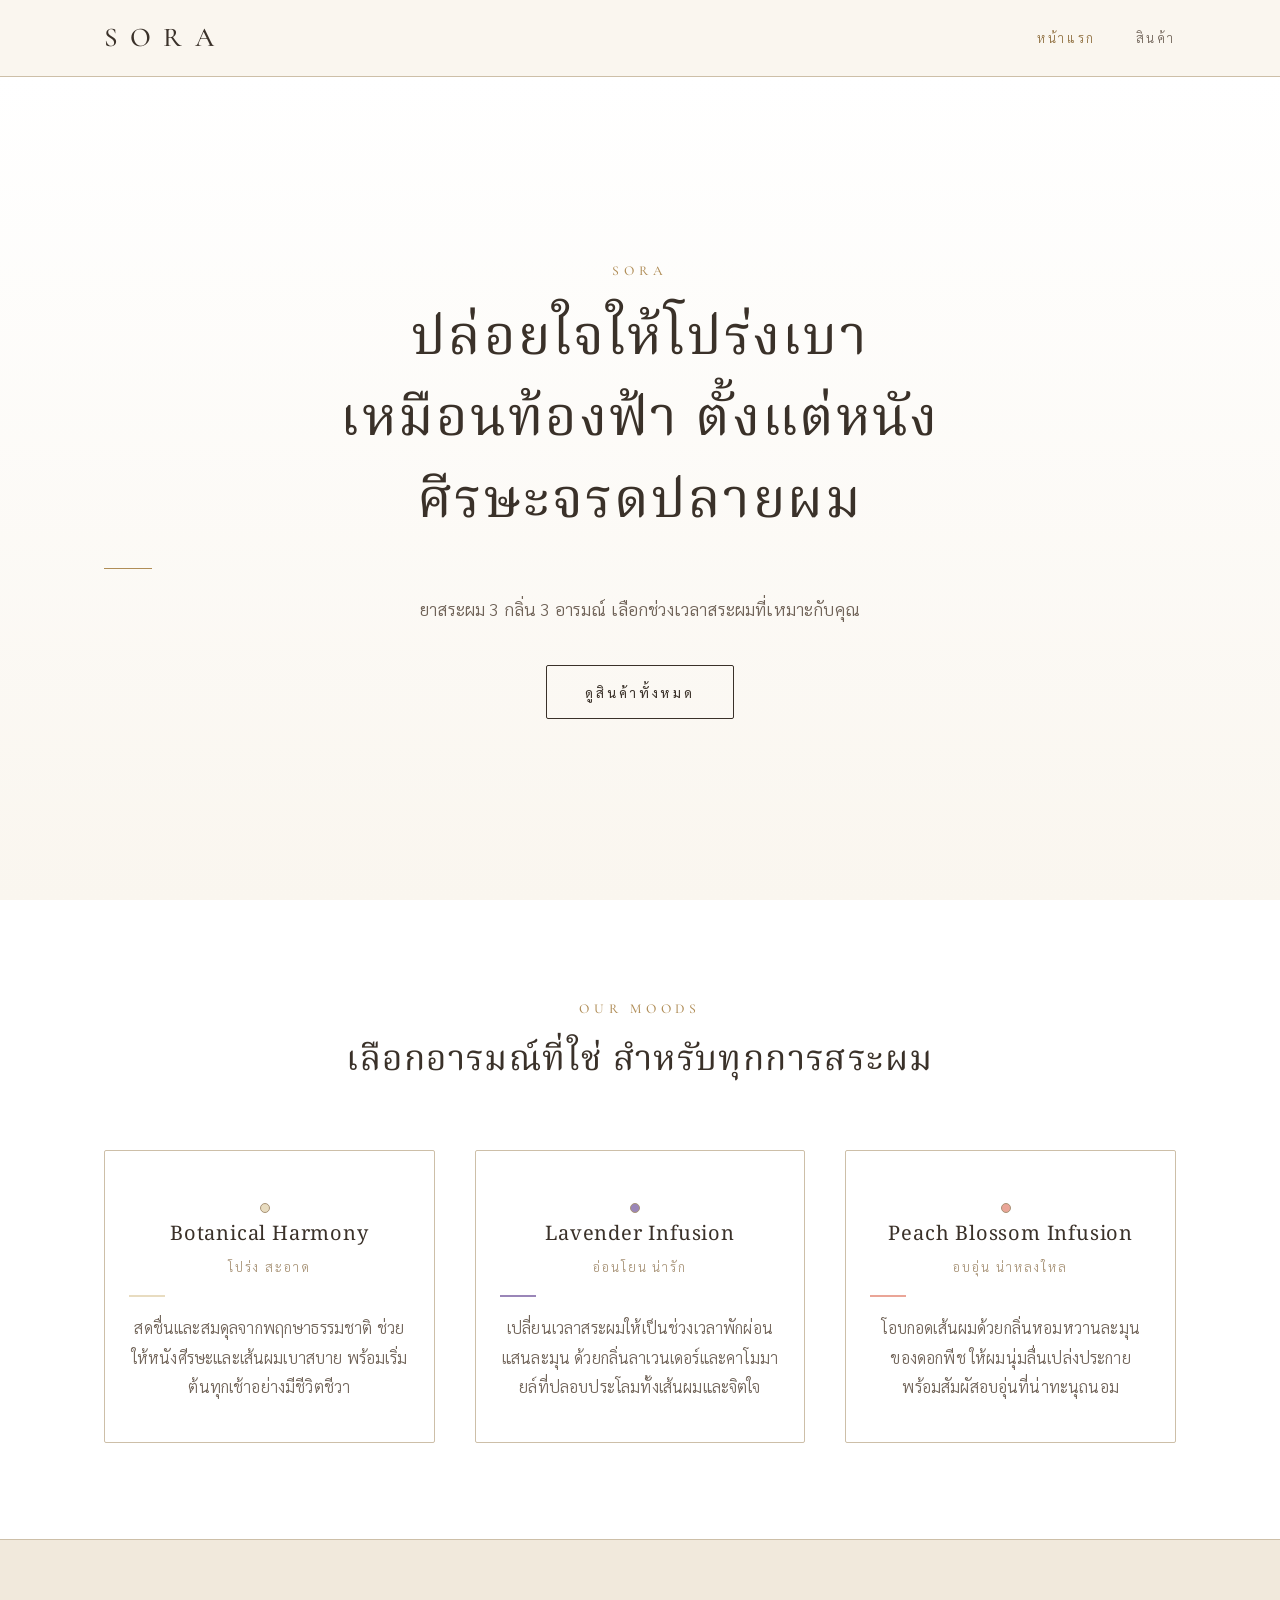
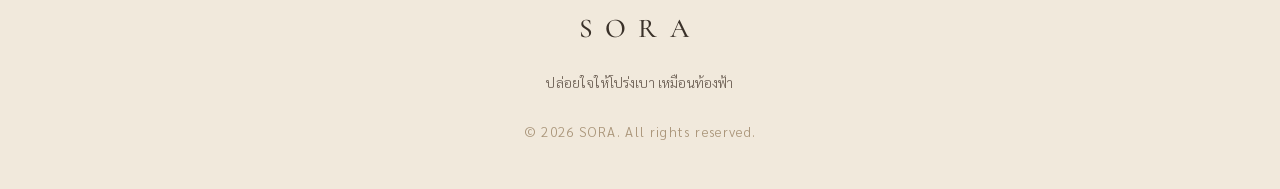
<file: index.html>
<!DOCTYPE html>
<html lang="th">
<head>
  <meta charset="UTF-8">
  <meta name="viewport" content="width=device-width, initial-scale=1.0">
  <title>SORA — ยาสระผมที่ให้คุณโปร่งเบา</title>
  <meta name="description" content="SORA ยาสระผม 3 กลิ่น 3 อารมณ์ ปล่อยใจให้โปร่งเบา เหมือนท้องฟ้า ตั้งแต่หนังศีรษะจรดปลายผม">
  <link rel="stylesheet" href="style.css">
  <style>
    /* Page-specific touches (full-screen hero, clickable mood cards) */
    .hero {
      display: flex;
      align-items: center;
      justify-content: center;
      min-height: calc(100vh - 77px);
      min-height: calc(100svh - 77px);
      padding: var(--space-6) 0;
    }
    .hero h1 { max-width: 20ch; }
    a.mood-card {
      display: block;
      color: inherit;
      transition: border-color var(--transition), transform var(--transition);
    }
    a.mood-card:hover {
      border-color: var(--color-accent);
      color: inherit;
      transform: translateY(-3px);
    }
    .mood-card__tag {
      display: block;
      margin-top: 0.4rem;
      font-size: 0.8rem;
      letter-spacing: 0.15em;
      color: var(--color-beige-deep);
    }
    .mood-card p { margin-top: var(--space-2); margin-bottom: 0; }
  </style>
</head>
<body>

  <header class="site-header">
    <div class="container">
      <a href="index.html" class="logo">SORA</a>
      <nav class="nav">
        <a href="index.html" class="is-active">หน้าแรก</a>
        <a href="product.html">สินค้า</a>
      </nav>
    </div>
  </header>

  <main>
    <!-- Hero -->
    <section class="hero">
      <div class="container">
        <span class="eyebrow">SORA</span>
        <h1>ปล่อยใจให้โปร่งเบา เหมือนท้องฟ้า ตั้งแต่หนังศีรษะจรดปลายผม</h1>
        <hr class="divider">
        <p class="lead">ยาสระผม 3 กลิ่น 3 อารมณ์ เลือกช่วงเวลาสระผมที่เหมาะกับคุณ</p>
        <a href="product.html" class="btn">ดูสินค้าทั้งหมด</a>
      </div>
    </section>

    <!-- Moods -->
    <section class="section section--white" id="moods">
      <div class="container">
        <div class="section-header">
          <span class="eyebrow">Our Moods</span>
          <h2>เลือกอารมณ์ที่ใช่ สำหรับทุกการสระผม</h2>
        </div>

        <div class="mood-grid">
          <a class="mood-card mood--botanical" href="product.html?mood=Botanical%20Harmony">
            <span class="mood-dot"></span>
            <h3>Botanical Harmony</h3>
            <span class="mood-card__tag">โปร่ง สะอาด</span>
            <span class="mood-underline"></span>
            <p>สดชื่นและสมดุลจากพฤกษาธรรมชาติ ช่วยให้หนังศีรษะและเส้นผมเบาสบาย พร้อมเริ่มต้นทุกเช้าอย่างมีชีวิตชีวา</p>
          </a>

          <a class="mood-card mood--lavender" href="product.html?mood=Lavender%20Infusion">
            <span class="mood-dot"></span>
            <h3>Lavender Infusion</h3>
            <span class="mood-card__tag">อ่อนโยน น่ารัก</span>
            <span class="mood-underline"></span>
            <p>เปลี่ยนเวลาสระผมให้เป็นช่วงเวลาพักผ่อนแสนละมุน ด้วยกลิ่นลาเวนเดอร์และคาโมมายล์ที่ปลอบประโลมทั้งเส้นผมและจิตใจ</p>
          </a>

          <a class="mood-card mood--peach" href="product.html?mood=Peach%20Blossom%20Infusion">
            <span class="mood-dot"></span>
            <h3>Peach Blossom Infusion</h3>
            <span class="mood-card__tag">อบอุ่น น่าหลงใหล</span>
            <span class="mood-underline"></span>
            <p>โอบกอดเส้นผมด้วยกลิ่นหอมหวานละมุนของดอกพีช ให้ผมนุ่มลื่นเปล่งประกาย พร้อมสัมผัสอบอุ่นที่น่าทะนุถนอม</p>
          </a>
        </div>
      </div>
    </section>
  </main>

  <footer class="site-footer">
    <div class="container">
      <a href="index.html" class="logo">SORA</a>
      <p>ปล่อยใจให้โปร่งเบา เหมือนท้องฟ้า</p>
      <p class="footer-note">&copy; 2026 SORA. All rights reserved.</p>
    </div>
  </footer>

  <script src="script.js"></script>
</body>
</html>
</file>
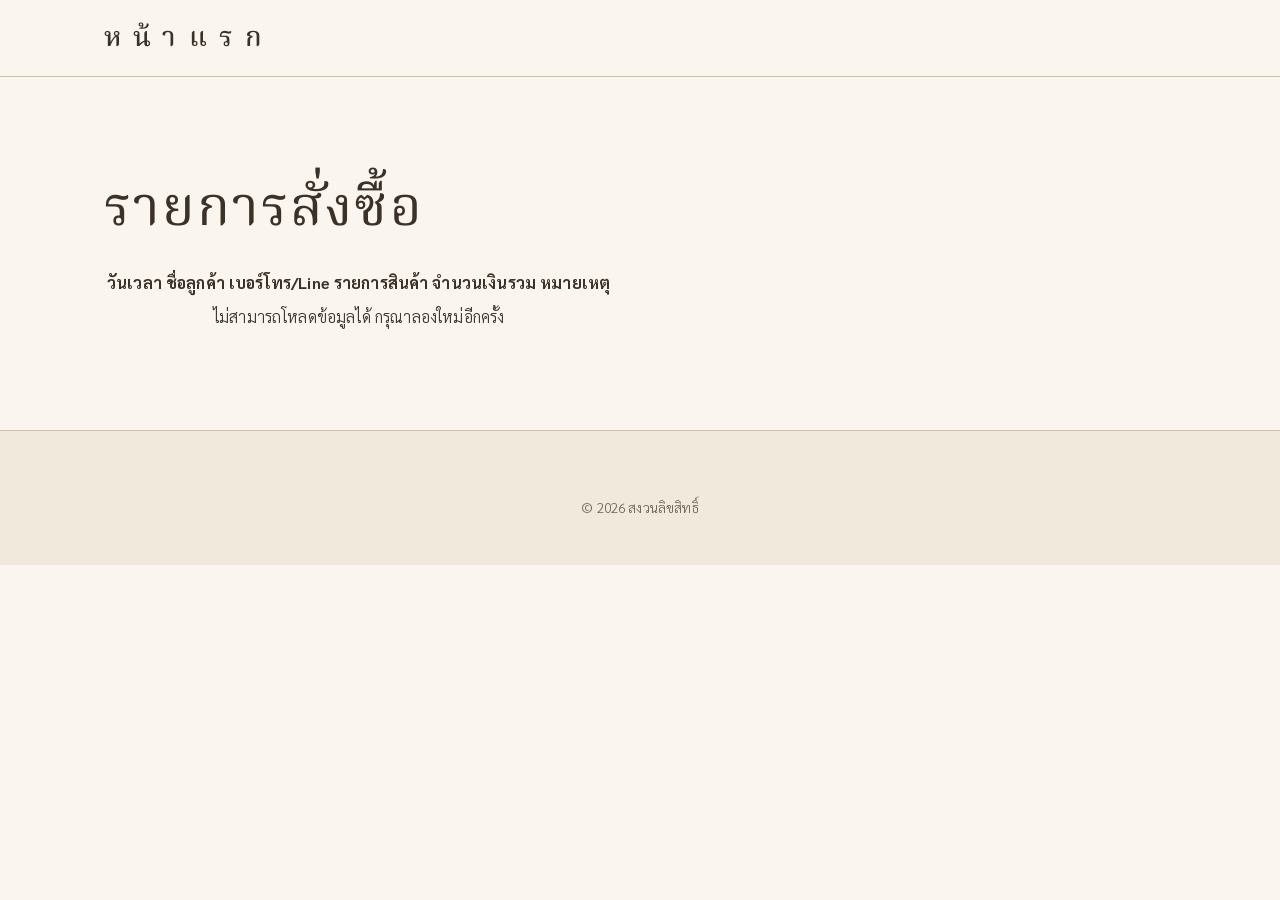
<file: admin.html>
<!DOCTYPE html>
<html lang="th">
<head>
  <meta charset="UTF-8">
  <meta name="viewport" content="width=device-width, initial-scale=1">
  <title>รายการสั่งซื้อ</title>
  <link rel="stylesheet" href="style.css">
</head>
<body>
  <header class="site-header">
    <nav class="container">
      <a href="index.html" class="logo">หน้าแรก</a>
    </nav>
  </header>

  <main class="container admin-page">
    <section class="section admin-section">
      <h1>รายการสั่งซื้อ</h1>

      <div class="table-wrap" style="overflow-x:auto;">
        <table id="ordersTable" class="orders-table">
          <thead>
            <tr>
              <th>วันเวลา</th>
              <th>ชื่อลูกค้า</th>
              <th>เบอร์โทร/Line</th>
              <th>รายการสินค้า</th>
              <th>จำนวนเงินรวม</th>
              <th>หมายเหตุ</th>
            </tr>
          </thead>
          <tbody></tbody>
        </table>
      </div>
    </section>
  </main>

  <footer class="site-footer">
    <div class="container">
      <p>&copy; 2026 สงวนลิขสิทธิ์</p>
    </div>
  </footer>

  <script src="script.js"></script>
</body>
</html>
</file>
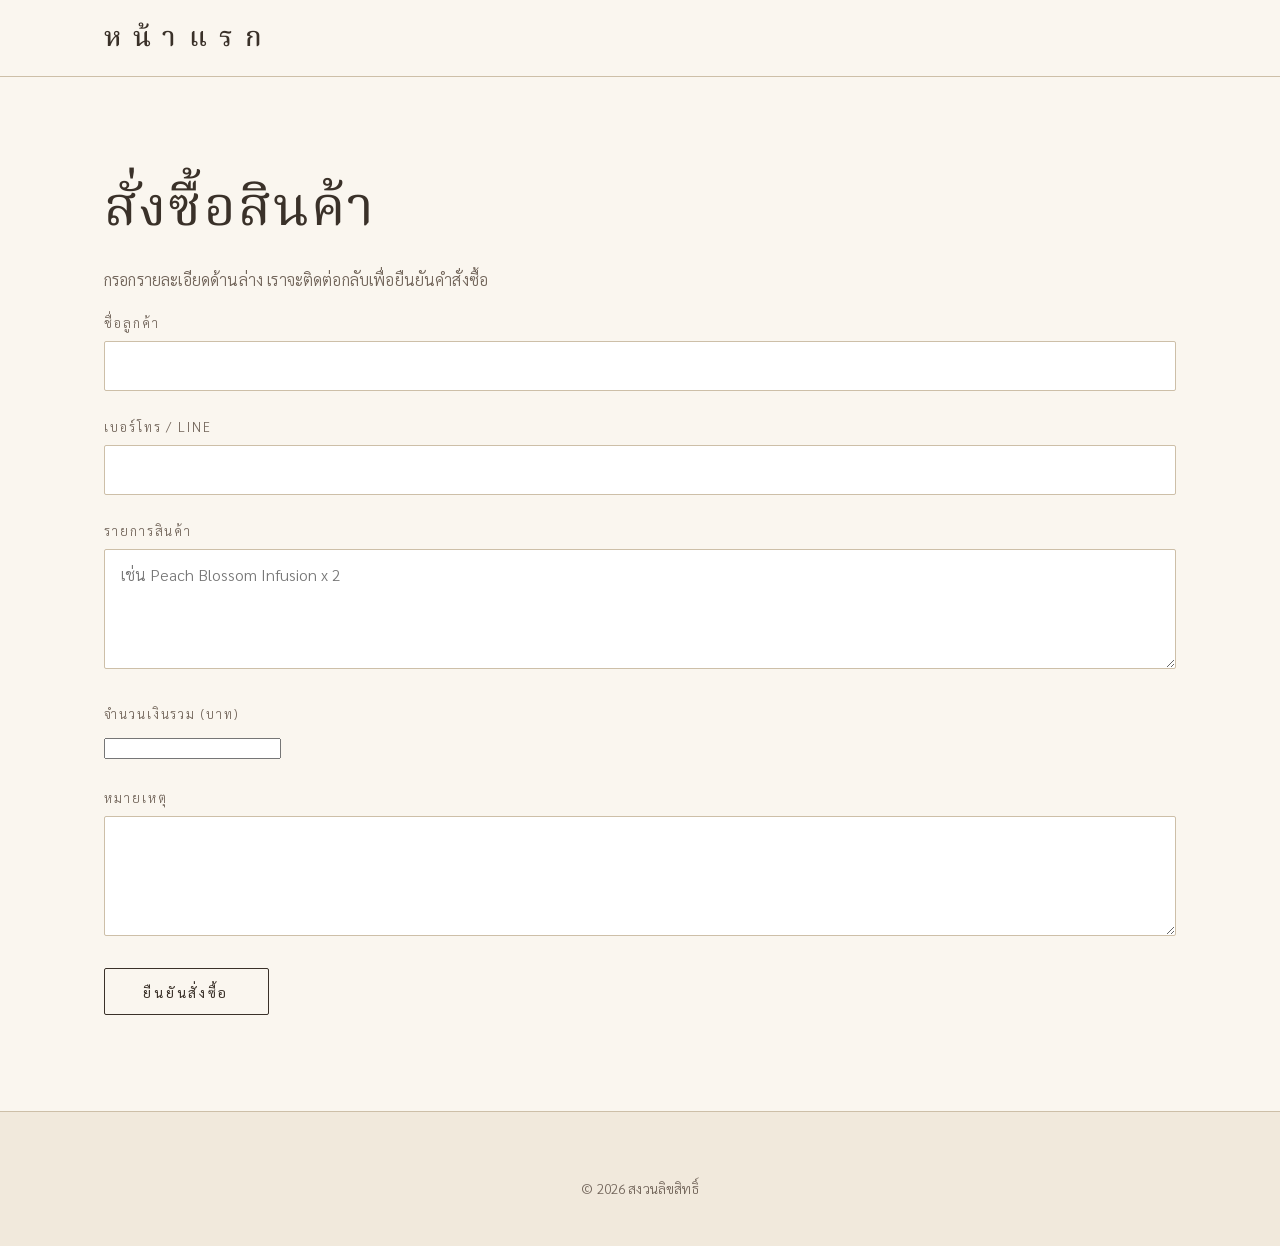
<file: order.html>
<!DOCTYPE html>
<html lang="th">
<head>
  <meta charset="UTF-8">
  <meta name="viewport" content="width=device-width, initial-scale=1">
  <title>สั่งซื้อสินค้า</title>
  <link rel="stylesheet" href="style.css">
</head>
<body>
  <header class="site-header">
    <nav class="container">
      <a href="index.html" class="logo">หน้าแรก</a>
    </nav>
  </header>

  <main class="container order-page">
    <section class="section order-section">
      <h1>สั่งซื้อสินค้า</h1>
      <p class="section-lead">กรอกรายละเอียดด้านล่าง เราจะติดต่อกลับเพื่อยืนยันคำสั่งซื้อ</p>

      <form id="orderForm" class="order-form">
        <div class="form-group">
          <label for="customerName">ชื่อลูกค้า</label>
          <input type="text" id="customerName" name="customerName" required autocomplete="name">
        </div>

        <div class="form-group">
          <label for="contact">เบอร์โทร / Line</label>
          <input type="text" id="contact" name="contact" required autocomplete="tel">
        </div>

        <div class="form-group">
          <label for="items">รายการสินค้า</label>
          <textarea id="items" name="items" rows="3" required placeholder="เช่น Peach Blossom Infusion x 2"></textarea>
        </div>

        <div class="form-group">
          <label for="total">จำนวนเงินรวม (บาท)</label>
          <input type="number" id="total" name="total" min="0" step="1" required inputmode="numeric">
        </div>

        <div class="form-group">
          <label for="note">หมายเหตุ</label>
          <textarea id="note" name="note" rows="3"></textarea>
        </div>

        <button type="submit" class="btn btn-primary">ยืนยันสั่งซื้อ</button>
      </form>
    </section>
  </main>

  <footer class="site-footer">
    <div class="container">
      <p>&copy; 2026 สงวนลิขสิทธิ์</p>
    </div>
  </footer>

  <script src="script.js"></script>
</body>
</html>
</file>
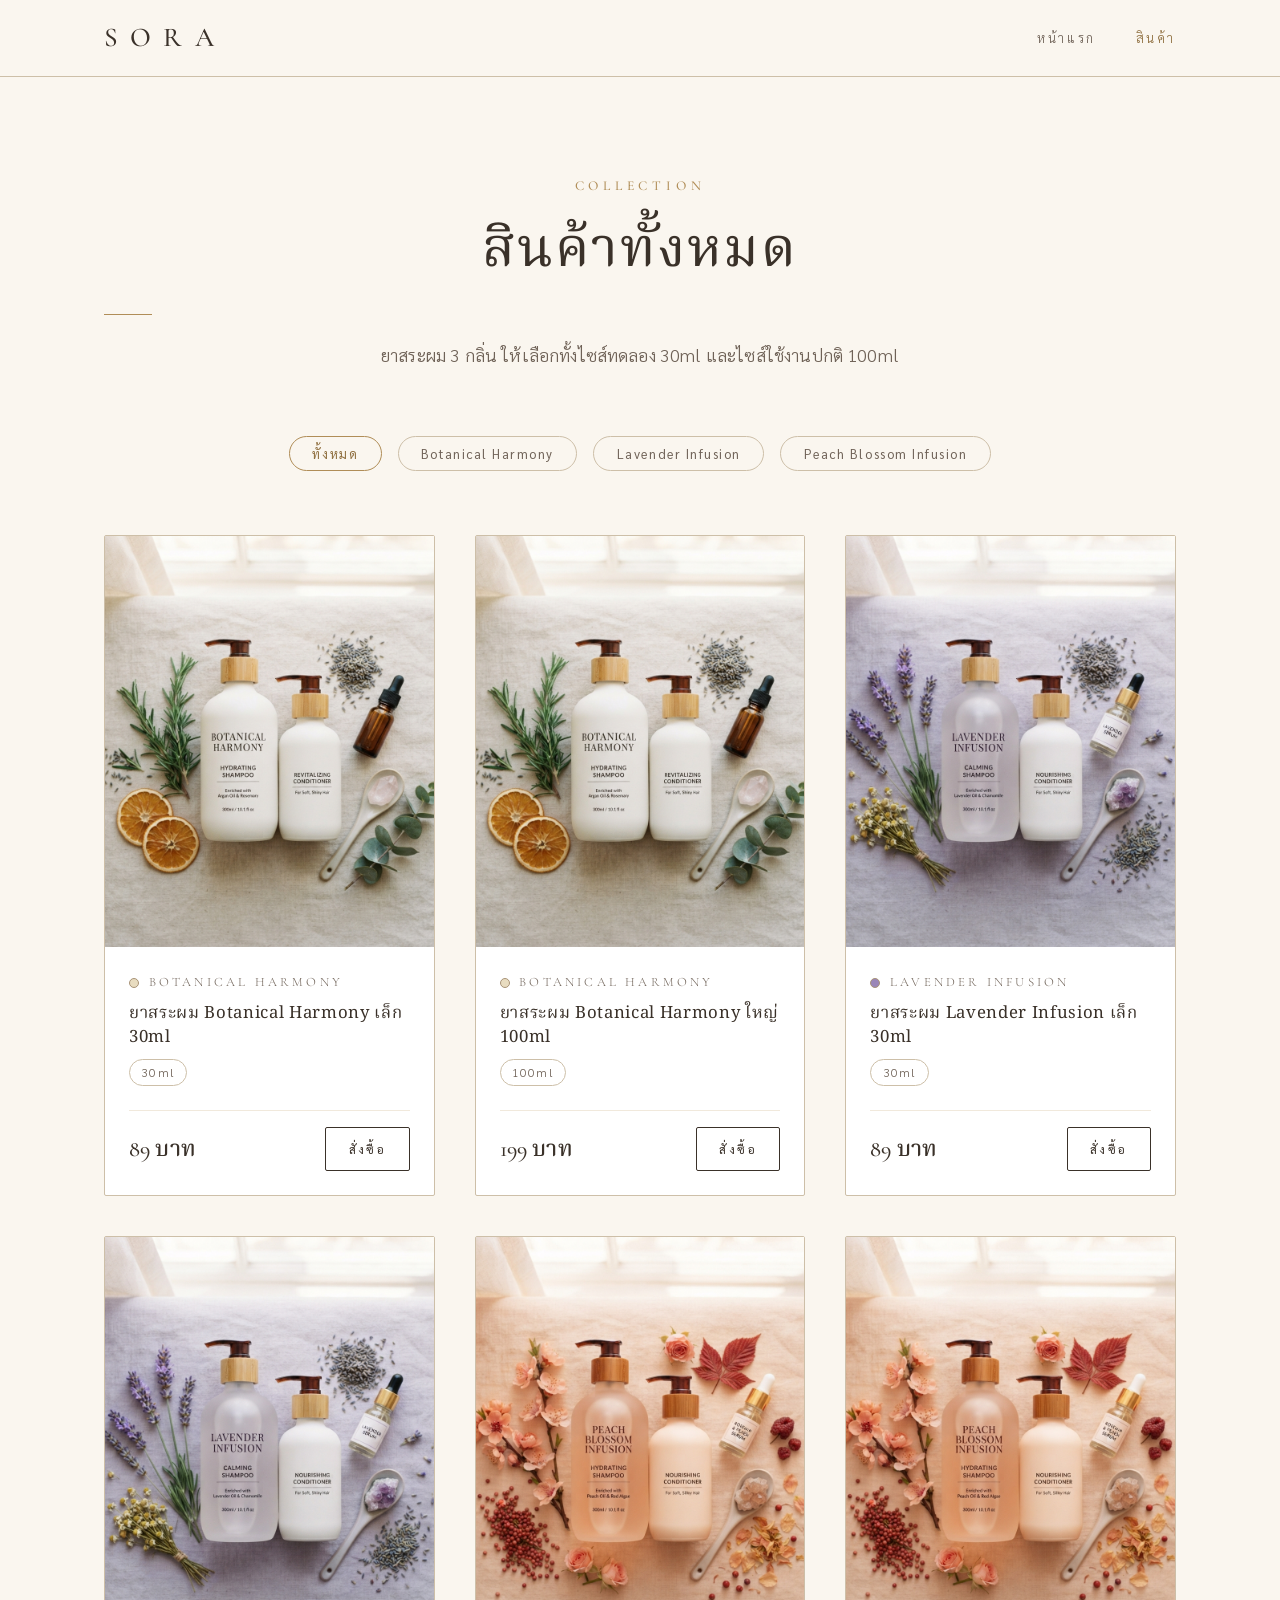
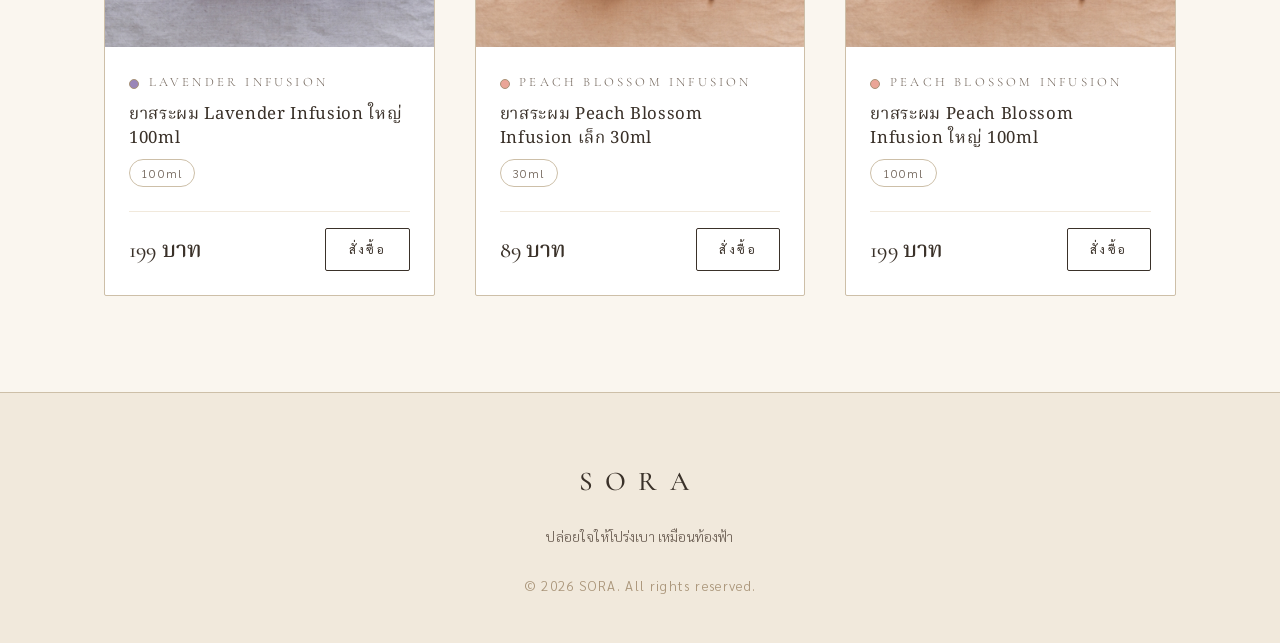
<file: product.html>
<!DOCTYPE html>
<html lang="th">
<head>
  <meta charset="UTF-8">
  <meta name="viewport" content="width=device-width, initial-scale=1.0">
  <title>สินค้าทั้งหมด — SORA</title>
  <meta name="description" content="ยาสระผม SORA 3 กลิ่น ไซส์ทดลอง 30ml และไซส์ใช้งานปกติ 100ml">
  <link rel="stylesheet" href="style.css">
</head>
<body>

  <header class="site-header">
    <div class="container">
      <a href="index.html" class="logo">SORA</a>
      <nav class="nav">
        <a href="index.html">หน้าแรก</a>
        <a href="product.html" class="is-active">สินค้า</a>
      </nav>
    </div>
  </header>

  <main>
    <section class="section">
      <div class="container">
        <div class="section-header">
          <span class="eyebrow">Collection</span>
          <h1>สินค้าทั้งหมด</h1>
          <hr class="divider">
          <p class="lead">ยาสระผม 3 กลิ่น ให้เลือกทั้งไซส์ทดลอง 30ml และไซส์ใช้งานปกติ 100ml</p>
        </div>

        <div id="filter-bar" class="product-filter"></div>

        <div id="product-list" class="product-grid"></div>
      </div>
    </section>
  </main>

  <footer class="site-footer">
    <div class="container">
      <a href="index.html" class="logo">SORA</a>
      <p>ปล่อยใจให้โปร่งเบา เหมือนท้องฟ้า</p>
      <p class="footer-note">&copy; 2026 SORA. All rights reserved.</p>
    </div>
  </footer>

  <script src="script.js"></script>
</body>
</html>
</file>
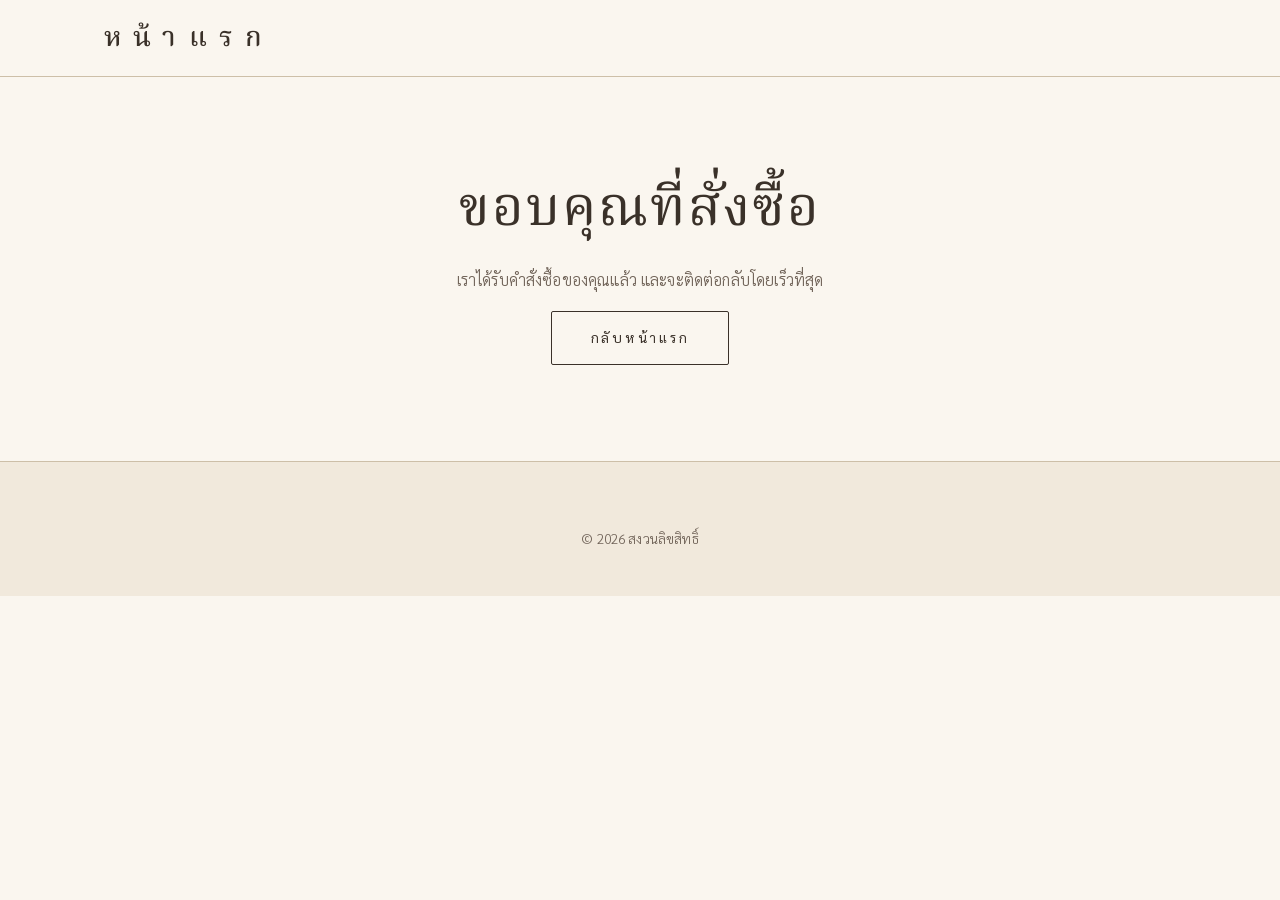
<file: thankyou.html>
<!DOCTYPE html>
<html lang="th">
<head>
  <meta charset="UTF-8">
  <meta name="viewport" content="width=device-width, initial-scale=1">
  <title>ขอบคุณที่สั่งซื้อ</title>
  <link rel="stylesheet" href="style.css">
</head>
<body>
  <header class="site-header">
    <nav class="container">
      <a href="index.html" class="logo">หน้าแรก</a>
    </nav>
  </header>

  <main class="container thankyou-page">
    <section class="section thankyou-section" style="text-align:center;">
      <h1>ขอบคุณที่สั่งซื้อ</h1>
      <p class="section-lead">เราได้รับคำสั่งซื้อของคุณแล้ว และจะติดต่อกลับโดยเร็วที่สุด</p>
      <a href="index.html" class="btn btn-primary">กลับหน้าแรก</a>
    </section>
  </main>

  <footer class="site-footer">
    <div class="container">
      <p>&copy; 2026 สงวนลิขสิทธิ์</p>
    </div>
  </footer>

  <script src="script.js"></script>
</body>
</html>
</file>
<file: style.css>
/* ==========================================================================
   SORA — Premium Minimal Theme
   Palette: white / cream / deep beige, with soft gold-bronze accent
   ========================================================================== */

@import url("https://fonts.googleapis.com/css2?family=Cormorant+Garamond:wght@400;500;600&family=Noto+Serif+Thai:wght@300;400;500;600&family=Sarabun:wght@300;400;500&display=swap");

/* --------------------------------------------------------------------------
   1. Design tokens
   -------------------------------------------------------------------------- */
:root {
  /* Colors */
  --color-white: #ffffff;
  --color-cream: #faf6ef;
  --color-cream-deep: #f1e9dc;
  --color-beige: #d9c9b0;
  --color-beige-deep: #a89377;
  --color-ink: #3a3129;        /* main text, soft dark brown */
  --color-ink-soft: #6f6257;   /* secondary text */
  --color-line: #cdbfa8;       /* thin borders */
  --color-accent: #b08d57;     /* gold / bronze */
  --color-accent-deep: #8f6f3f;

  /* Mood accents (small touches only) */
  --mood-botanical: #e8dcc0;   /* cream */
  --mood-lavender: #9a86b8;    /* medium purple */
  --mood-peach: #eaa597;       /* peach pink */

  /* Typography */
  --font-serif: "Cormorant Garamond", "Noto Serif Thai", Georgia, "Times New Roman", serif;
  --font-serif-th: "Noto Serif Thai", "Cormorant Garamond", Georgia, serif;
  --font-sans: "Sarabun", "Helvetica Neue", Arial, sans-serif;

  /* Spacing scale (generous) */
  --space-1: 0.5rem;
  --space-2: 1rem;
  --space-3: 1.5rem;
  --space-4: 2.5rem;
  --space-5: 4rem;
  --space-6: 6rem;
  --space-7: 9rem;

  /* Layout */
  --container: 1120px;
  --radius: 2px;
  --transition: 0.35s ease;
}

/* --------------------------------------------------------------------------
   2. Reset & base
   -------------------------------------------------------------------------- */
*,
*::before,
*::after {
  box-sizing: border-box;
}

html {
  scroll-behavior: smooth;
  -webkit-text-size-adjust: 100%;
}

body {
  margin: 0;
  background: var(--color-cream);
  color: var(--color-ink);
  font-family: var(--font-sans);
  font-weight: 300;
  font-size: 1rem;
  line-height: 1.85;
  letter-spacing: 0.01em;
  -webkit-font-smoothing: antialiased;
}

img {
  display: block;
  max-width: 100%;
  height: auto;
}

a {
  color: inherit;
  text-decoration: none;
  transition: color var(--transition);
}

a:hover {
  color: var(--color-accent-deep);
}

ul,
ol {
  margin: 0;
  padding: 0;
  list-style: none;
}

::selection {
  background: var(--color-beige);
  color: var(--color-ink);
}

:focus-visible {
  outline: 1px solid var(--color-accent);
  outline-offset: 3px;
}

/* --------------------------------------------------------------------------
   3. Typography
   -------------------------------------------------------------------------- */
h1,
h2,
h3,
h4 {
  margin: 0 0 var(--space-2);
  font-family: var(--font-serif-th);
  font-weight: 400;
  line-height: 1.4;
  letter-spacing: 0.04em;
  color: var(--color-ink);
}

h1 { font-size: clamp(2rem, 5vw, 3.4rem); }
h2 { font-size: clamp(1.5rem, 3.2vw, 2.2rem); }
h3 { font-size: 1.25rem; }

p {
  margin: 0 0 var(--space-2);
  color: var(--color-ink-soft);
}

.eyebrow {
  display: block;
  margin-bottom: var(--space-2);
  font-family: var(--font-serif);
  font-size: 0.85rem;
  font-weight: 500;
  letter-spacing: 0.35em;
  text-transform: uppercase;
  color: var(--color-accent);
}

.lead {
  font-size: 1.1rem;
  max-width: 38rem;
}

.text-center { text-align: center; }
.text-center .lead { margin-left: auto; margin-right: auto; }

/* Thin gold divider */
.divider {
  display: block;
  width: 48px;
  height: 1px;
  margin: var(--space-3) 0;
  background: var(--color-accent);
  border: 0;
}

.text-center .divider { margin-left: auto; margin-right: auto; }

/* --------------------------------------------------------------------------
   4. Layout
   -------------------------------------------------------------------------- */
.container {
  width: 100%;
  max-width: var(--container);
  margin: 0 auto;
  padding: 0 var(--space-3);
}

.section {
  padding: var(--space-6) 0;
}

.section--white { background: var(--color-white); }
.section--cream-deep { background: var(--color-cream-deep); }

.section-header {
  margin-bottom: var(--space-5);
  text-align: center;
}

.section-header .lead { margin: 0 auto; }

/* --------------------------------------------------------------------------
   5. Buttons (thin line, soft dark)
   -------------------------------------------------------------------------- */
.btn {
  display: inline-block;
  padding: 0.85rem 2.4rem;
  background: transparent;
  border: 1px solid var(--color-ink);
  border-radius: var(--radius);
  color: var(--color-ink);
  font-family: var(--font-sans);
  font-size: 0.85rem;
  font-weight: 400;
  letter-spacing: 0.2em;
  text-transform: uppercase;
  text-align: center;
  cursor: pointer;
  transition: background var(--transition), color var(--transition), border-color var(--transition);
}

.btn:hover {
  background: var(--color-ink);
  color: var(--color-cream);
}

.btn--accent {
  border-color: var(--color-accent);
  color: var(--color-accent-deep);
}

.btn--accent:hover {
  background: var(--color-accent);
  border-color: var(--color-accent);
  color: var(--color-white);
}

.btn--small {
  padding: 0.6rem 1.4rem;
  font-size: 0.75rem;
}

.btn--block { display: block; width: 100%; }

.btn:disabled {
  opacity: 0.45;
  cursor: not-allowed;
}

/* --------------------------------------------------------------------------
   6. Header & navigation
   -------------------------------------------------------------------------- */
.site-header {
  position: sticky;
  top: 0;
  z-index: 50;
  background: rgba(250, 246, 239, 0.92);
  backdrop-filter: blur(6px);
  border-bottom: 1px solid var(--color-line);
}

.site-header .container {
  display: flex;
  align-items: center;
  justify-content: space-between;
  min-height: 76px;
}

.logo {
  font-family: var(--font-serif);
  font-size: 1.7rem;
  font-weight: 500;
  letter-spacing: 0.45em;
  color: var(--color-ink);
}

.nav {
  display: flex;
  align-items: center;
  gap: var(--space-4);
}

.nav a {
  font-size: 0.8rem;
  letter-spacing: 0.2em;
  text-transform: uppercase;
  color: var(--color-ink-soft);
}

.nav a:hover,
.nav a.is-active {
  color: var(--color-accent-deep);
}

.cart-count {
  display: inline-block;
  min-width: 1.4rem;
  margin-left: 0.4rem;
  padding: 0 0.3rem;
  border: 1px solid var(--color-accent);
  border-radius: 999px;
  font-size: 0.7rem;
  line-height: 1.3rem;
  text-align: center;
  color: var(--color-accent-deep);
}

/* --------------------------------------------------------------------------
   7. Hero
   -------------------------------------------------------------------------- */
.hero {
  padding: var(--space-7) 0 var(--space-6);
  text-align: center;
  background: linear-gradient(180deg, var(--color-white) 0%, var(--color-cream) 100%);
}

.hero h1 {
  max-width: 18ch;
  margin: 0 auto var(--space-3);
  line-height: 1.5;
}

.hero .lead {
  margin: 0 auto var(--space-4);
}

/* --------------------------------------------------------------------------
   8. Mood accents (tiny touches only)
   -------------------------------------------------------------------------- */
.mood--botanical { --mood-color: var(--mood-botanical); }
.mood--lavender  { --mood-color: var(--mood-lavender); }
.mood--peach     { --mood-color: var(--mood-peach); }

/* Small dot (icon-like) */
.mood-dot {
  display: inline-block;
  width: 10px;
  height: 10px;
  margin-right: 0.6rem;
  border-radius: 50%;
  background: var(--mood-color, var(--color-beige));
  border: 1px solid var(--color-beige-deep); /* keeps cream dot visible on cream */
  vertical-align: middle;
}

/* Short underline beneath mood headings */
.mood-underline {
  display: block;
  width: 36px;
  height: 2px;
  margin: var(--space-2) 0;
  background: var(--mood-color, var(--color-accent));
}

.text-center .mood-underline { margin-left: auto; margin-right: auto; }

/* Mood cards: white card, thin border, color appears only as a small detail */
.mood-card {
  padding: var(--space-4) var(--space-3);
  background: var(--color-white);
  border: 1px solid var(--color-line);
  border-radius: var(--radius);
  text-align: center;
}

.mood-card h3 { margin-bottom: 0; }

.mood-grid {
  display: grid;
  grid-template-columns: repeat(3, 1fr);
  gap: var(--space-4);
}

/* --------------------------------------------------------------------------
   9. Products
   -------------------------------------------------------------------------- */
.product-filter {
  display: flex;
  flex-wrap: wrap;
  justify-content: center;
  gap: var(--space-2);
  margin-bottom: var(--space-5);
}

.filter-btn {
  padding: 0.5rem 1.4rem;
  background: transparent;
  border: 1px solid var(--color-line);
  border-radius: 999px;
  font-family: var(--font-sans);
  font-size: 0.8rem;
  letter-spacing: 0.12em;
  color: var(--color-ink-soft);
  cursor: pointer;
  transition: border-color var(--transition), color var(--transition);
}

.filter-btn:hover,
.filter-btn.is-active {
  border-color: var(--color-accent);
  color: var(--color-accent-deep);
}

.product-grid {
  display: grid;
  grid-template-columns: repeat(3, 1fr);
  gap: var(--space-4);
}

.product-card {
  display: flex;
  flex-direction: column;
  background: var(--color-white);
  border: 1px solid var(--color-line);
  border-radius: var(--radius);
  transition: border-color var(--transition), transform var(--transition);
}

.product-card:hover {
  border-color: var(--color-accent);
  transform: translateY(-3px);
}

.product-card__image {
  aspect-ratio: 4 / 5;
  overflow: hidden;
  background: var(--color-cream-deep);
}

.product-card__image img {
  width: 100%;
  height: 100%;
  object-fit: cover;
}

.product-card__body {
  display: flex;
  flex: 1;
  flex-direction: column;
  padding: var(--space-3);
}

.product-card__mood {
  margin-bottom: var(--space-1);
  font-family: var(--font-serif);
  font-size: 0.8rem;
  letter-spacing: 0.25em;
  text-transform: uppercase;
  color: var(--color-ink-soft);
}

.product-card__name {
  margin-bottom: var(--space-1);
  font-size: 1.05rem;
}

.product-card__desc {
  flex: 1;
  margin-bottom: var(--space-3);
  font-size: 0.92rem;
}

.product-card__footer {
  display: flex;
  align-items: center;
  justify-content: space-between;
  gap: var(--space-2);
  padding-top: var(--space-2);
  border-top: 1px solid var(--color-cream-deep);
}

.product-card__price {
  font-family: var(--font-serif);
  font-size: 1.4rem;
  font-weight: 500;
  color: var(--color-ink);
}

.size-tag {
  display: inline-block;
  padding: 0.1rem 0.7rem;
  border: 1px solid var(--color-line);
  border-radius: 999px;
  font-size: 0.75rem;
  letter-spacing: 0.1em;
  color: var(--color-ink-soft);
}

/* --------------------------------------------------------------------------
   10. Cart & order form
   -------------------------------------------------------------------------- */
.cart-list { border-top: 1px solid var(--color-line); }

.cart-item {
  display: flex;
  align-items: center;
  justify-content: space-between;
  gap: var(--space-3);
  padding: var(--space-3) 0;
  border-bottom: 1px solid var(--color-line);
}

.qty {
  display: inline-flex;
  align-items: center;
  border: 1px solid var(--color-line);
  border-radius: var(--radius);
}

.qty button {
  width: 2.2rem;
  height: 2.2rem;
  background: transparent;
  border: 0;
  font-size: 1.1rem;
  color: var(--color-ink);
  cursor: pointer;
}

.qty button:hover { color: var(--color-accent-deep); }

.qty span {
  min-width: 2.2rem;
  text-align: center;
}

.cart-total {
  display: flex;
  justify-content: space-between;
  padding: var(--space-3) 0;
  font-family: var(--font-serif);
  font-size: 1.4rem;
  color: var(--color-ink);
}

.form-group { margin-bottom: var(--space-3); }

label {
  display: block;
  margin-bottom: 0.4rem;
  font-size: 0.8rem;
  letter-spacing: 0.15em;
  text-transform: uppercase;
  color: var(--color-ink-soft);
}

input[type="text"],
input[type="tel"],
input[type="email"],
textarea,
select {
  width: 100%;
  padding: 0.85rem 1rem;
  background: var(--color-white);
  border: 1px solid var(--color-line);
  border-radius: var(--radius);
  font-family: var(--font-sans);
  font-size: 1rem;
  font-weight: 300;
  color: var(--color-ink);
  transition: border-color var(--transition);
}

input:focus,
textarea:focus,
select:focus {
  outline: none;
  border-color: var(--color-accent);
}

textarea {
  min-height: 120px;
  resize: vertical;
}

.form-message {
  margin-top: var(--space-2);
  font-size: 0.95rem;
  color: var(--color-accent-deep);
}

/* --------------------------------------------------------------------------
   11. Footer
   -------------------------------------------------------------------------- */
.site-footer {
  padding: var(--space-5) 0 var(--space-4);
  background: var(--color-cream-deep);
  border-top: 1px solid var(--color-line);
  text-align: center;
}

.site-footer .logo { display: inline-block; margin-bottom: var(--space-2); }

.site-footer p {
  margin-bottom: 0.3rem;
  font-size: 0.85rem;
}

.footer-note {
  margin-top: var(--space-3);
  font-size: 0.75rem;
  letter-spacing: 0.1em;
  color: var(--color-beige-deep);
}

/* --------------------------------------------------------------------------
   12. Responsive
   -------------------------------------------------------------------------- */
@media (max-width: 960px) {
  .product-grid,
  .mood-grid {
    grid-template-columns: repeat(2, 1fr);
  }
}

@media (max-width: 640px) {
  :root {
    --space-5: 3rem;
    --space-6: 4rem;
    --space-7: 5rem;
  }

  .container { padding: 0 var(--space-2); }

  .site-header .container {
    flex-direction: column;
    gap: var(--space-1);
    padding-top: var(--space-2);
    padding-bottom: var(--space-2);
  }

  .logo { font-size: 1.4rem; }
  .nav { gap: var(--space-3); }

  .product-grid,
  .mood-grid {
    grid-template-columns: 1fr;
    gap: var(--space-3);
  }

  .btn { padding: 0.8rem 1.6rem; }

  .cart-item {
    flex-direction: column;
    align-items: flex-start;
  }
}

/* Respect reduced-motion preferences */
@media (prefers-reduced-motion: reduce) {
  * {
    transition: none !important;
    scroll-behavior: auto !important;
  }
}
</file>
